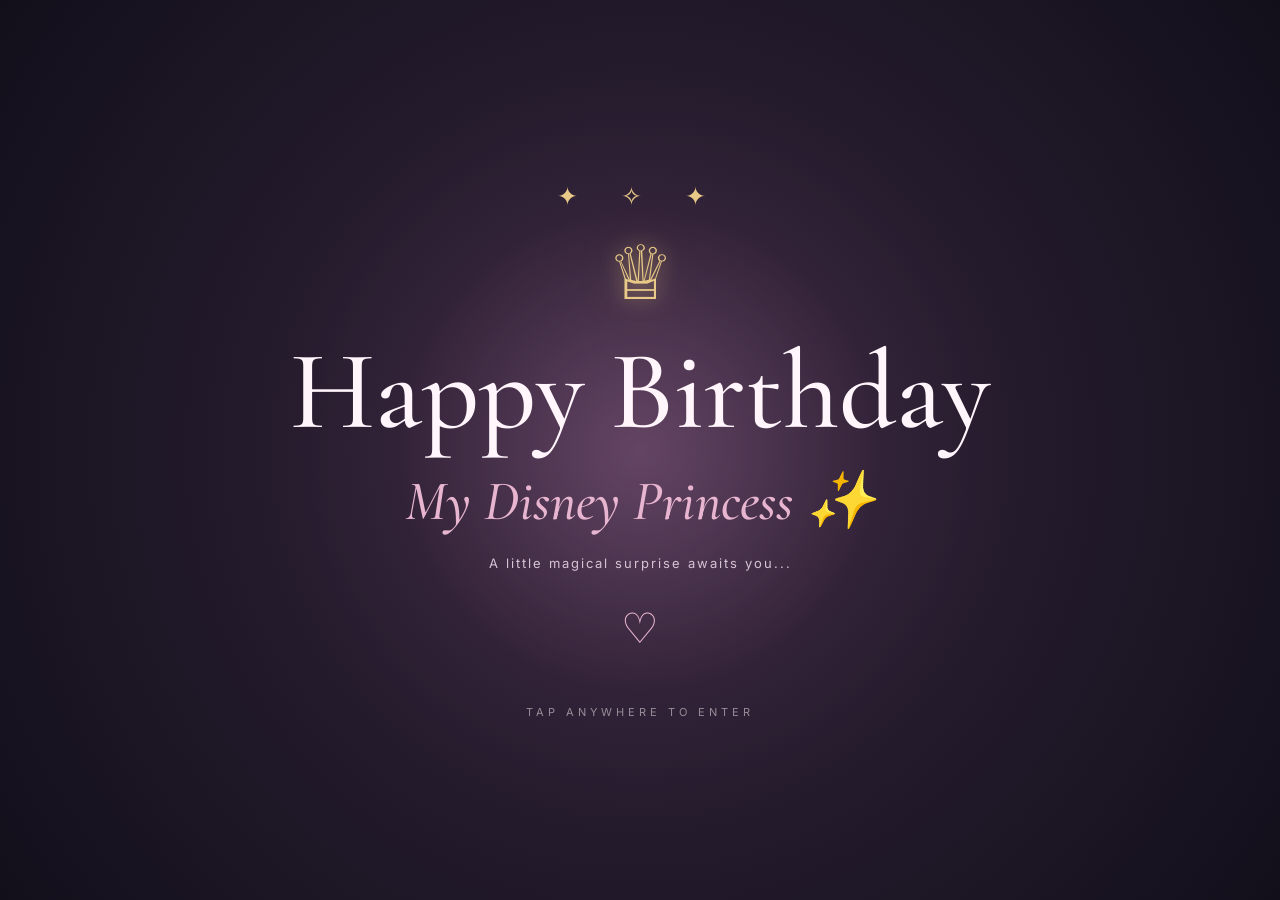
<file: index.html>
<!doctype html>
<html lang="en">

<head>

  <meta charset="utf-8">

  <meta
    name="viewport"
    content="width=device-width, initial-scale=1"
  >

  <title>For My Disney Princess ✨</title>


  <!-- Google Fonts -->

  <link rel="preconnect" href="https://fonts.googleapis.com">

  <link
    rel="preconnect"
    href="https://fonts.gstatic.com"
    crossorigin
  >

  <link
    href="https://fonts.googleapis.com/css2?family=Cormorant+Garamond:wght@400;500;600;700&family=Inter:wght@400;500;600&display=swap"
    rel="stylesheet"
  >


  <style>

    * {
      box-sizing: border-box;
    }


    html,
    body {

      margin: 0;

      width: 100%;
      height: 100%;

      overflow: hidden;

    }


    body {

      font-family: "Inter", sans-serif;

      background:
        radial-gradient(
          circle at center,
          #4b304d 0%,
          #241b2c 48%,
          #120f1b 100%
        );

      color: white;

      cursor: pointer;

      user-select: none;

      -webkit-user-select: none;

    }


    /* =====================================================
       INTRO CONTAINER
    ===================================================== */

    .intro {

      position: fixed;

      inset: 0;

      width: 100vw;
      height: 100vh;

      display: flex;

      align-items: center;

      justify-content: center;

      text-align: center;

      overflow: hidden;

    }


    /* =====================================================
       BACKGROUND GLOW
    ===================================================== */

    .intro::before {

      content: "";

      position: absolute;

      width: 500px;
      height: 500px;

      border-radius: 50%;

      background:
        radial-gradient(
          circle,
          rgba(214, 166, 205, .18),
          transparent 70%
        );

      animation: glow 4s ease-in-out infinite;

    }


    /* =====================================================
       CONTENT
    ===================================================== */

    .intro-content {

      position: relative;

      z-index: 2;

      width: 100%;

      padding: 30px;

      display: flex;

      flex-direction: column;

      align-items: center;

    }


    /* =====================================================
       SPARKLES
    ===================================================== */

    .sparkles {

      font-size: 25px;

      letter-spacing: 18px;

      color: #e8c987;

      opacity: 0;

      animation:
        sparkleAppear 1.2s ease forwards;

      animation-delay: .2s;

    }


    /* =====================================================
       CROWN
    ===================================================== */

    .crown {

      font-size: 75px;

      color: #e8c987;

      margin: 15px 0;

      opacity: 0;

      text-shadow:
        0 0 20px rgba(232,201,135,.6),
        0 0 50px rgba(232,201,135,.3);

      animation:
        crownAppear 1.3s ease forwards;

      animation-delay: .5s;

    }


    /* =====================================================
       HAPPY BIRTHDAY
    ===================================================== */

    .title {

      font-family:
        "Cormorant Garamond",
        serif;

      font-size:
        clamp(3.5rem, 10vw, 7rem);

      line-height: .9;

      font-weight: 500;

      margin: 10px 0;

      color: #fff5fb;

      opacity: 0;

      animation:
        titleAppear 1.4s ease forwards;

      animation-delay: .9s;

    }


    /* =====================================================
       DISNEY PRINCESS
    ===================================================== */

    .name {

      font-family:
        "Cormorant Garamond",
        serif;

      font-size:
        clamp(2rem, 6vw, 3.5rem);

      font-style: italic;

      font-weight: 500;

      margin: 15px 0;

      color: #e8b5d0;

      opacity: 0;

      animation:
        titleAppear 1.4s ease forwards;

      animation-delay: 1.4s;

    }


    /* =====================================================
       MESSAGE
    ===================================================== */

    .message {

      font-size: 13px;

      letter-spacing: 2px;

      color: #d6c4d5;

      margin-top: 5px;

      opacity: 0;

      animation:
        titleAppear 1.3s ease forwards;

      animation-delay: 1.9s;

    }


    /* =====================================================
       HEART
    ===================================================== */

    .heart {

      font-family:
        "Cormorant Garamond",
        serif;

      font-size: 42px;

      color: #e8b5d0;

      margin-top: 20px;

      opacity: 0;

      animation:
        heartAppear 1.2s ease forwards;

      animation-delay: 2.3s;

    }


    /* =====================================================
       TAP
    ===================================================== */

    .tap {

      margin-top: 50px;

      font-size: 11px;

      letter-spacing: 4px;

      color: rgba(255,255,255,.7);

      opacity: 0;

      animation:
        tapAppear 1.3s ease forwards,
        tapPulse 2s ease-in-out infinite;

      animation-delay: 2.8s, 4.1s;

    }


    /* =====================================================
       ANIMATIONS
    ===================================================== */

    @keyframes sparkleAppear {

      from {

        opacity: 0;

        transform: scale(.5);

      }

      to {

        opacity: 1;

        transform: scale(1);

      }

    }


    @keyframes crownAppear {

      from {

        opacity: 0;

        transform:
          translateY(-30px)
          scale(.7);

      }

      to {

        opacity: 1;

        transform:
          translateY(0)
          scale(1);

      }

    }


    @keyframes titleAppear {

      from {

        opacity: 0;

        transform:
          translateY(30px);

      }

      to {

        opacity: 1;

        transform:
          translateY(0);

      }

    }


    @keyframes heartAppear {

      0% {

        opacity: 0;

        transform: scale(.5);

      }

      70% {

        opacity: 1;

        transform: scale(1.2);

      }

      100% {

        opacity: 1;

        transform: scale(1);

      }

    }


    @keyframes tapAppear {

      from {

        opacity: 0;

        transform:
          translateY(10px);

      }

      to {

        opacity: .7;

        transform:
          translateY(0);

      }

    }


    @keyframes tapPulse {

      0%,
      100% {

        opacity: .4;

      }

      50% {

        opacity: 1;

      }

    }


    @keyframes glow {

      0%,
      100% {

        transform: scale(1);

        opacity: .6;

      }

      50% {

        transform: scale(1.15);

        opacity: 1;

      }

    }


    /* =====================================================
       EXIT
    ===================================================== */

    .intro.leaving {

      animation:
        leaveIntro 1s ease forwards;

    }


    @keyframes leaveIntro {

      from {

        opacity: 1;

        transform: scale(1);

      }

      to {

        opacity: 0;

        transform: scale(1.04);

      }

    }


    /* =====================================================
       MOBILE
    ===================================================== */

    @media (max-width: 600px) {

      .crown {

        font-size: 55px;

      }

      .message {

        font-size: 11px;

        letter-spacing: 1.5px;

      }

      .tap {

        margin-top: 45px;

      }

    }

  </style>

</head>


<body>


  <main
    class="intro"
    id="intro"
  >

    <div class="intro-content">


      <div class="sparkles">
        ✦ ✧ ✦
      </div>


      <div class="crown">
        ♕
      </div>


      <h1 class="title">
        Happy Birthday
      </h1>


      <h2 class="name">
        My Disney Princess ✨
      </h2>


      <p class="message">
        A little magical surprise awaits you...
      </p>


      <div class="heart">
        ♡
      </div>


      <div class="tap">
        TAP ANYWHERE TO ENTER
      </div>


    </div>

  </main>


  <audio
    id="birthday-audio"
    src="Taylor Swift - You’re On Your Own, Kid (Lyrics).mp3"
    preload="auto"
  ></audio>


  <script>

    const intro =
      document.getElementById("intro");

    const birthdayAudio =
      document.getElementById("birthday-audio");


    function enterWebsite() {


      /*
        Prevent multiple taps/clicks.
      */

      if (
        intro.classList.contains("leaving")
      ) {

        return;

      }


      sessionStorage.setItem(
        "birthday-audio-start",
        "true"
      );

      birthdayAudio.play().catch(function () {
      });


      /*
        Play the exit animation.
      */

      intro.classList.add("leaving");


      /*
        Wait for the animation to finish,
        then open the actual birthday page.
      */

      setTimeout(function () {

        window.location.href =
          "birthday.html";

      }, 1000);

    }


    /*
      Desktop click
      + mobile tap
    */

    intro.addEventListener(
      "click",
      enterWebsite
    );


    /*
      Also support touchscreen devices
      immediately.
    */

    intro.addEventListener(
      "touchend",
      function (event) {

        event.preventDefault();

        enterWebsite();

      },
      {
        passive: false
      }
    );

  </script>


</body>

</html>
</file>
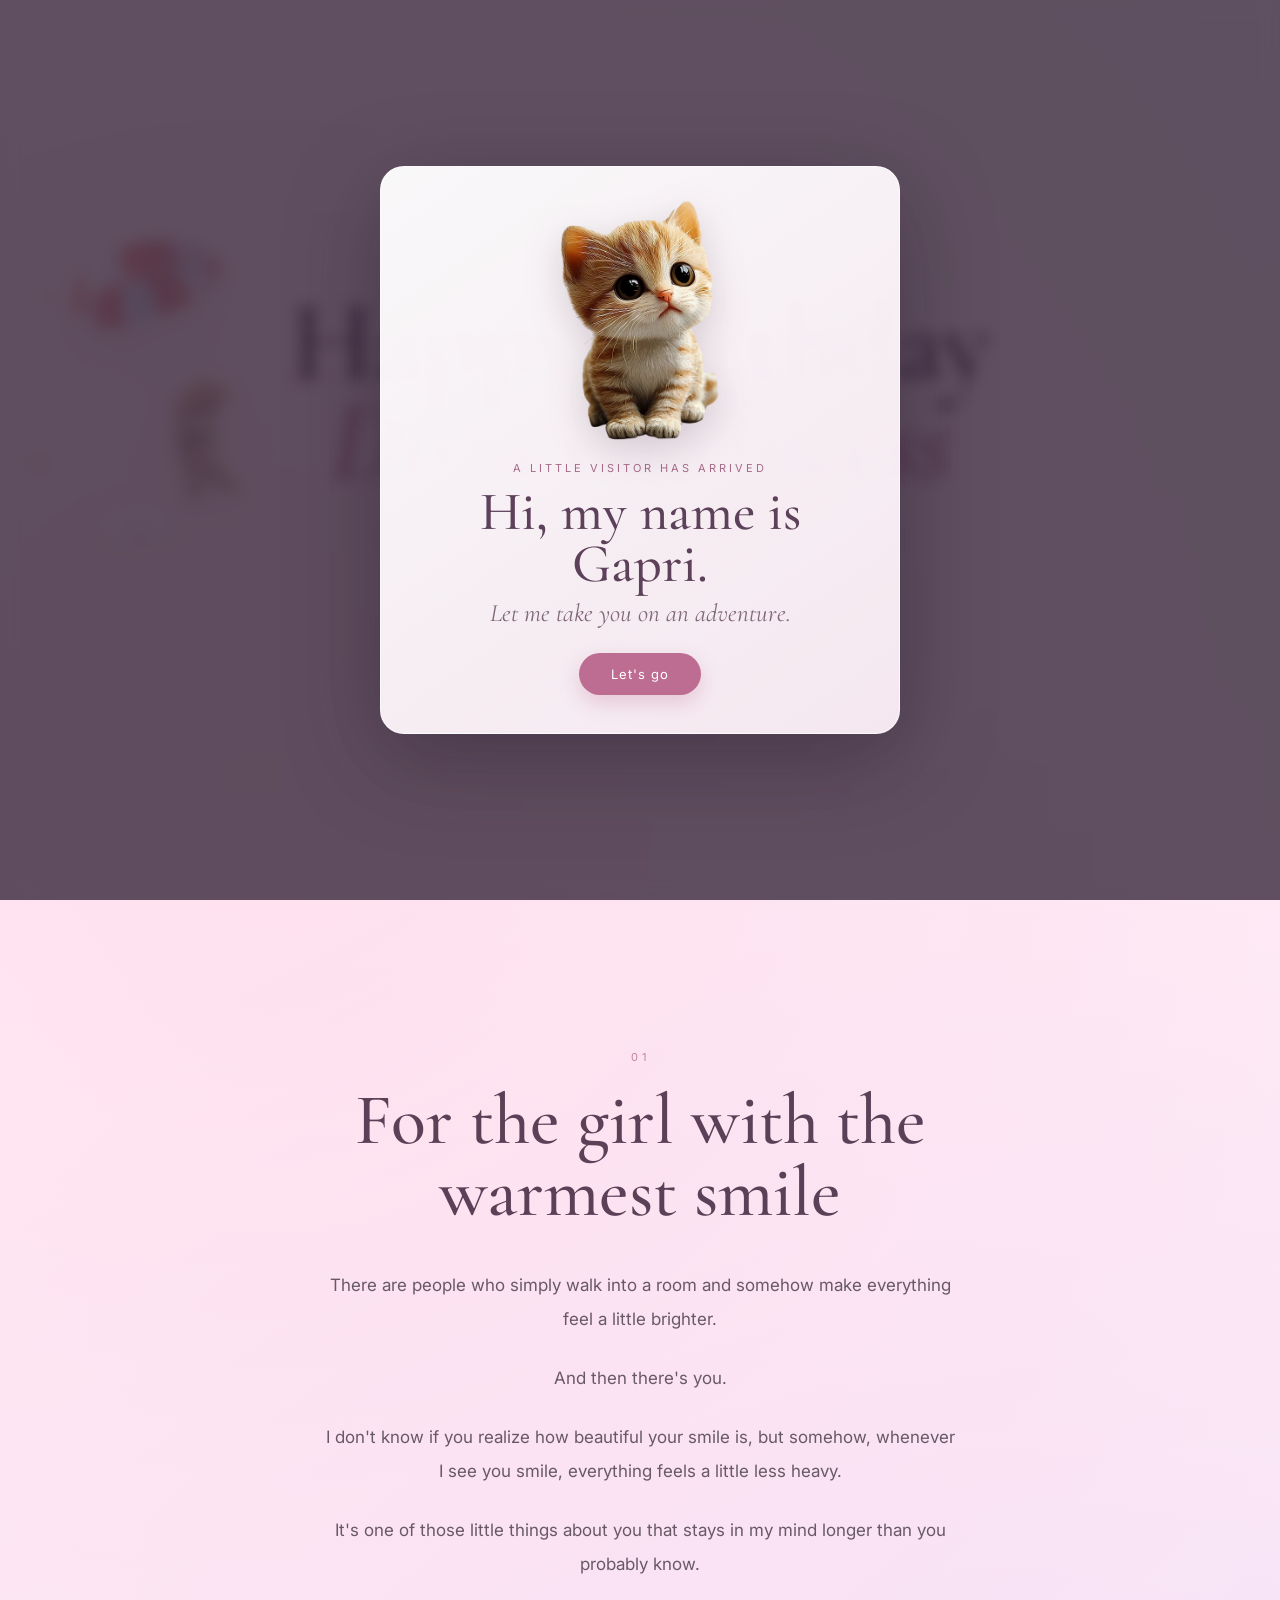
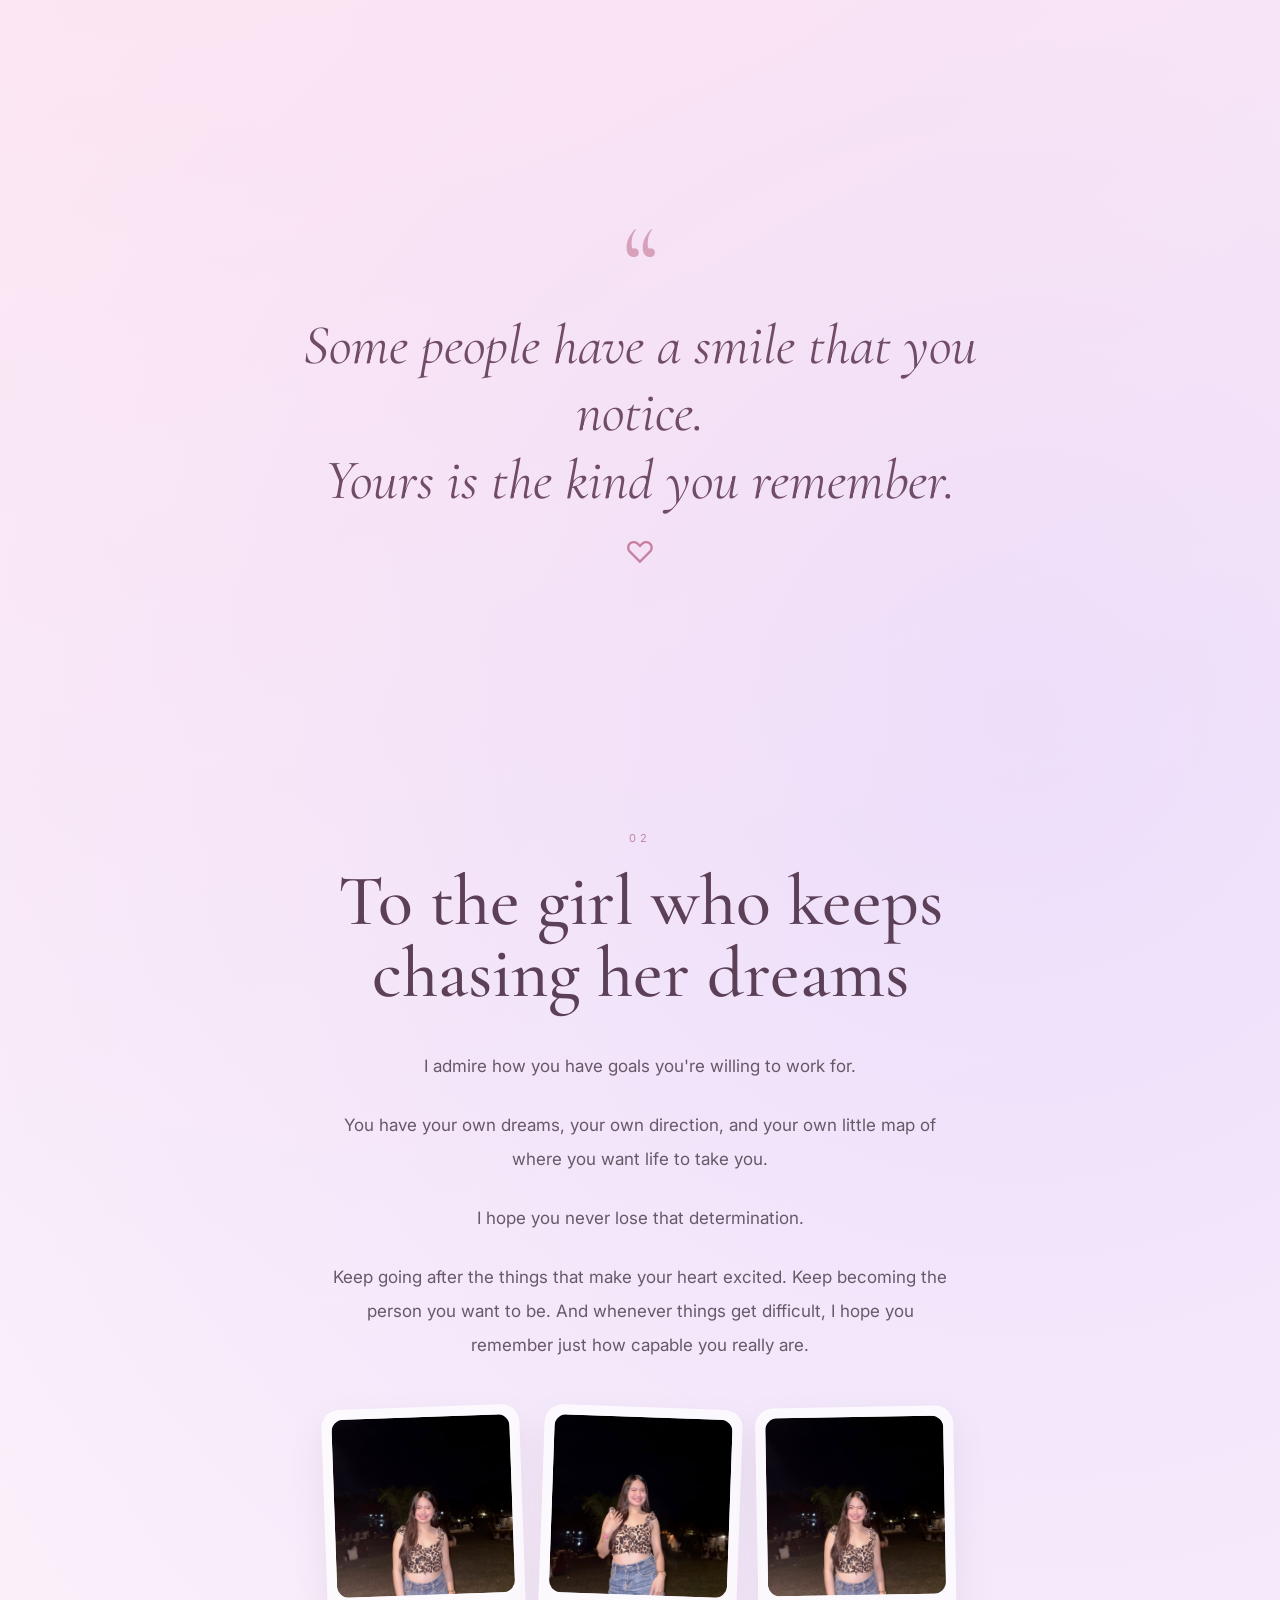
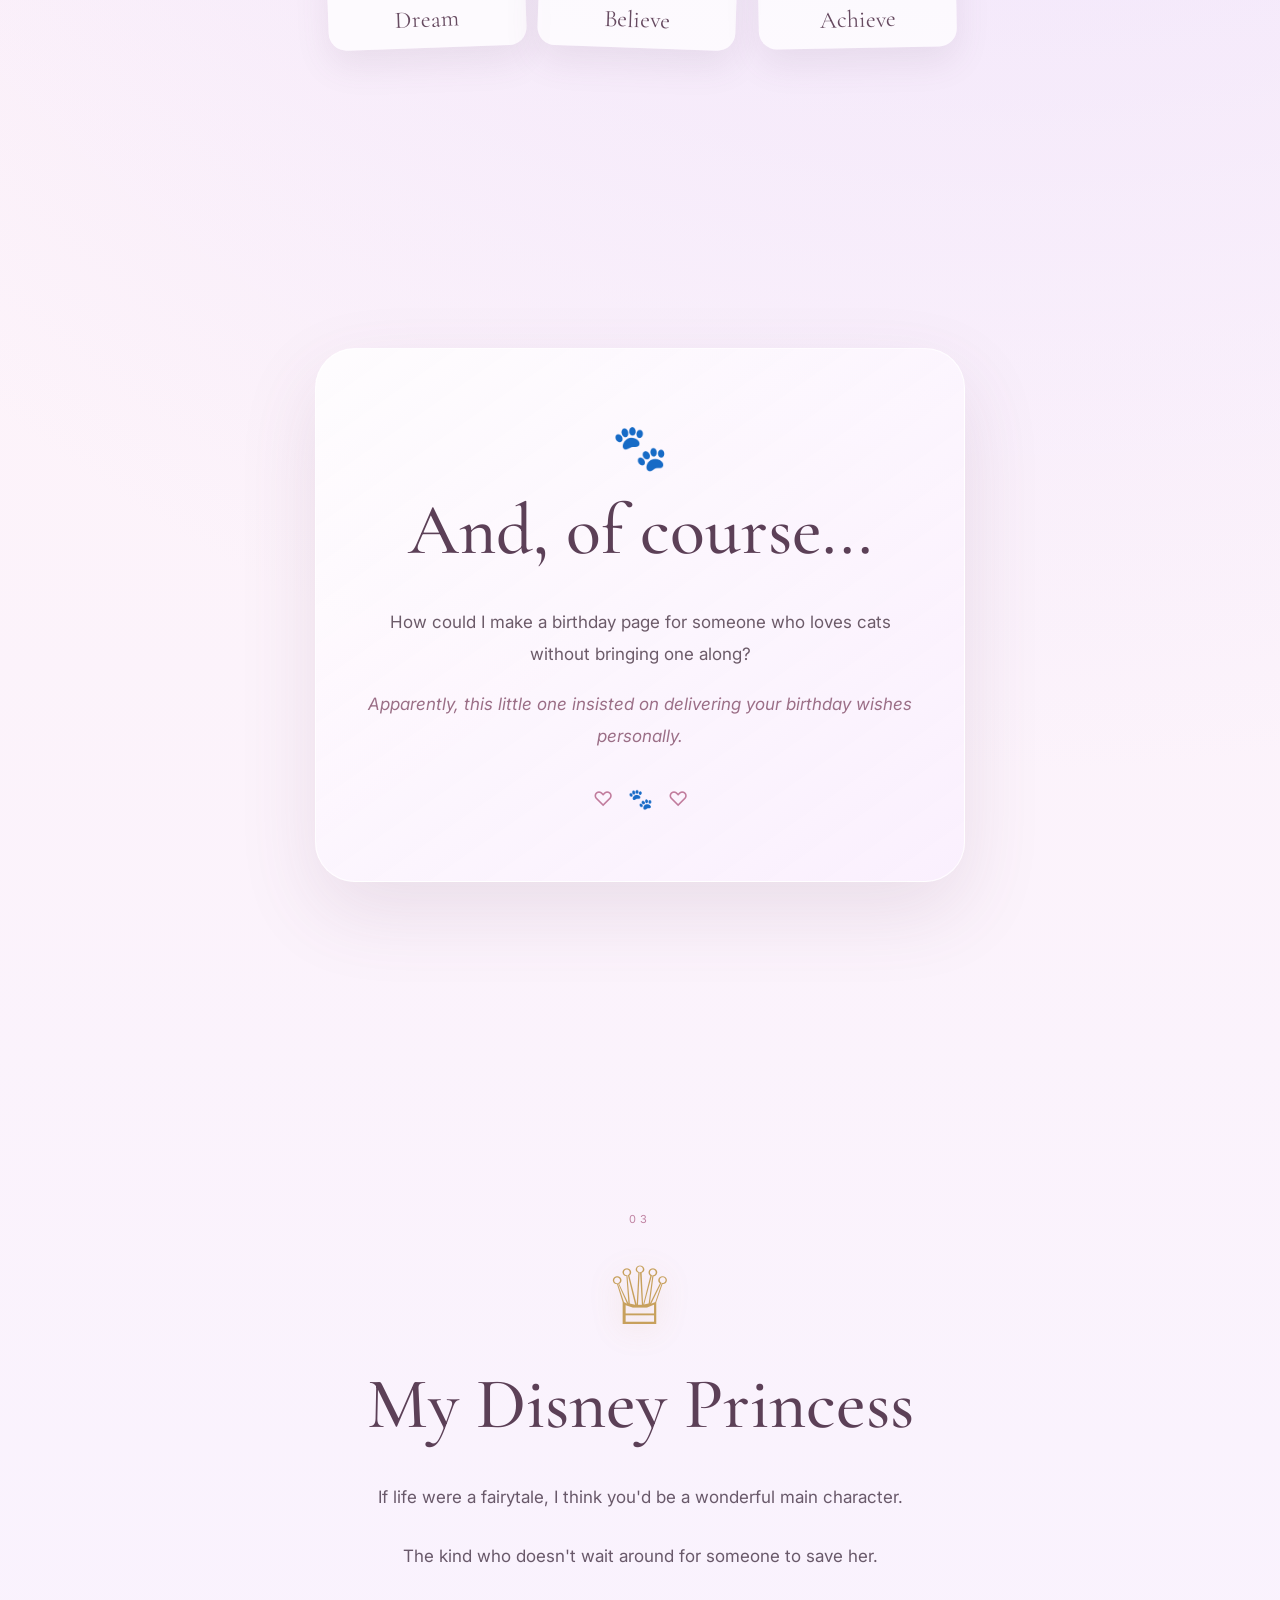
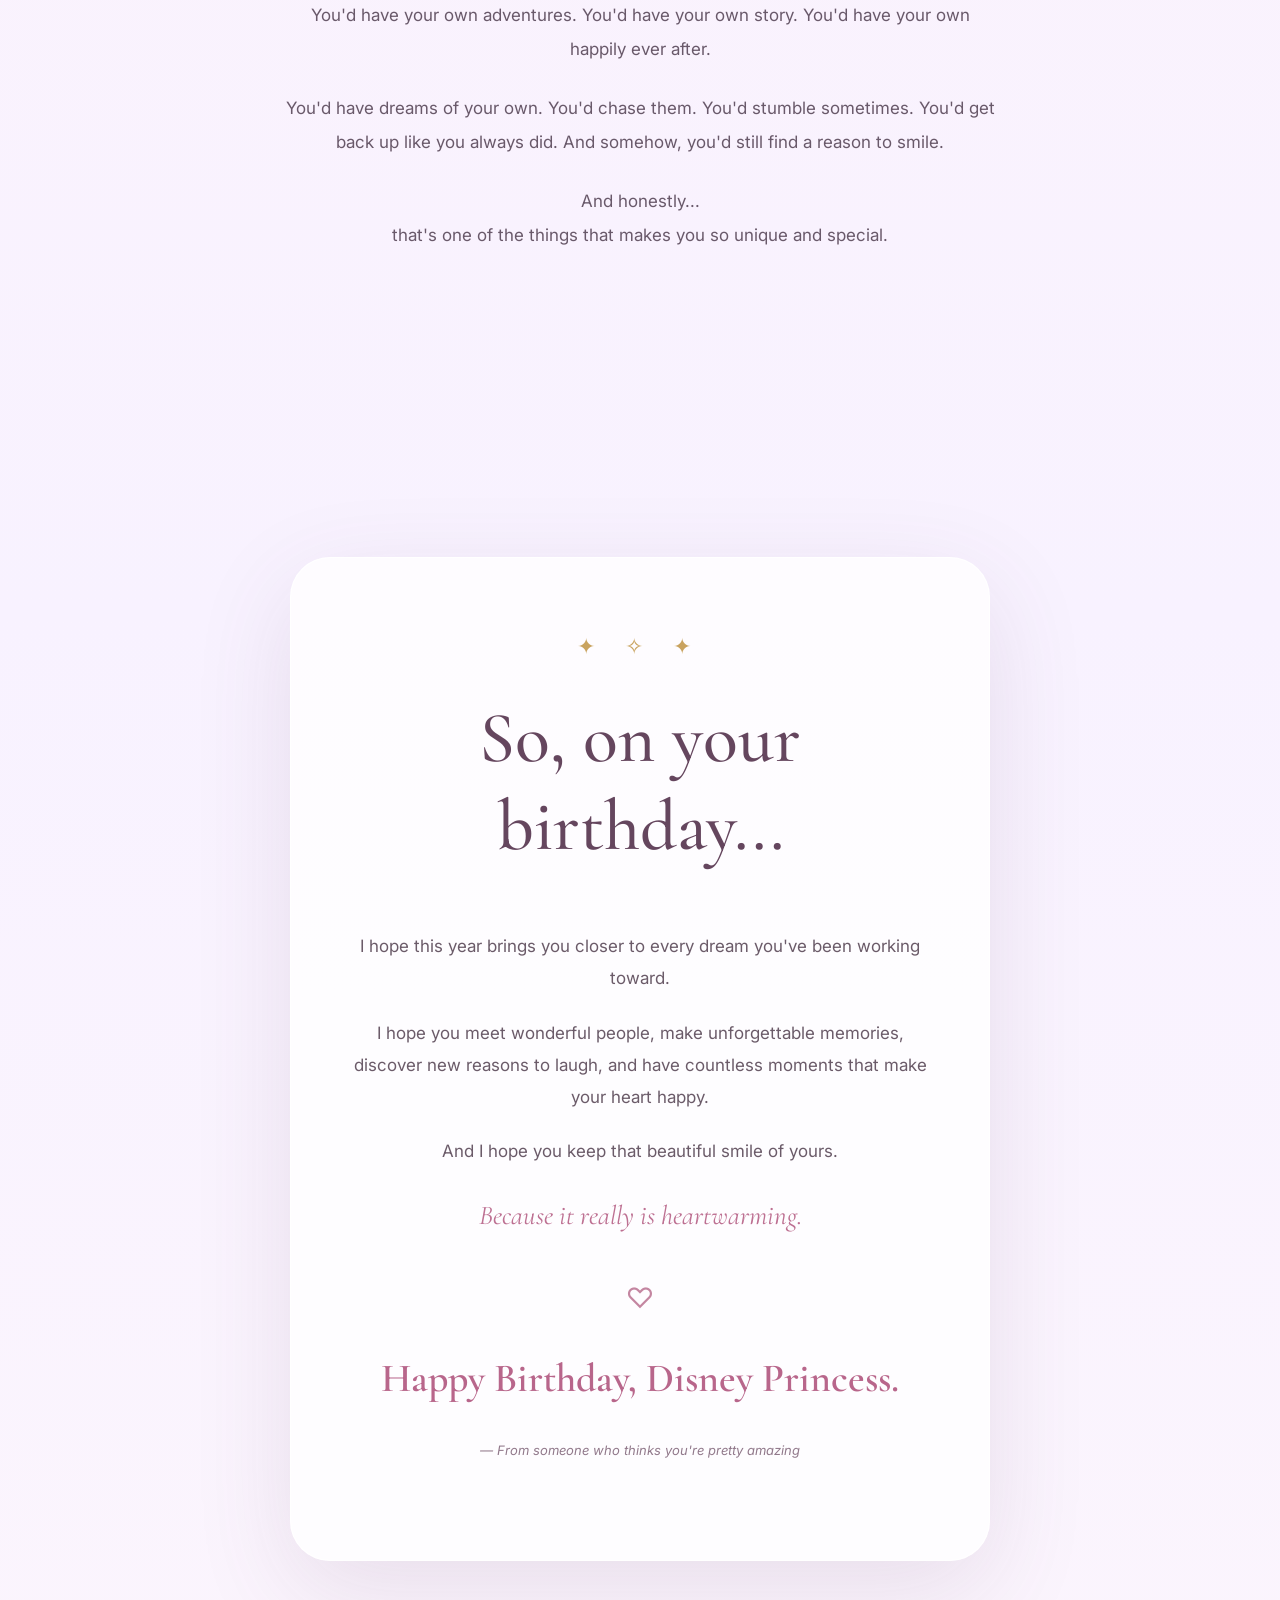
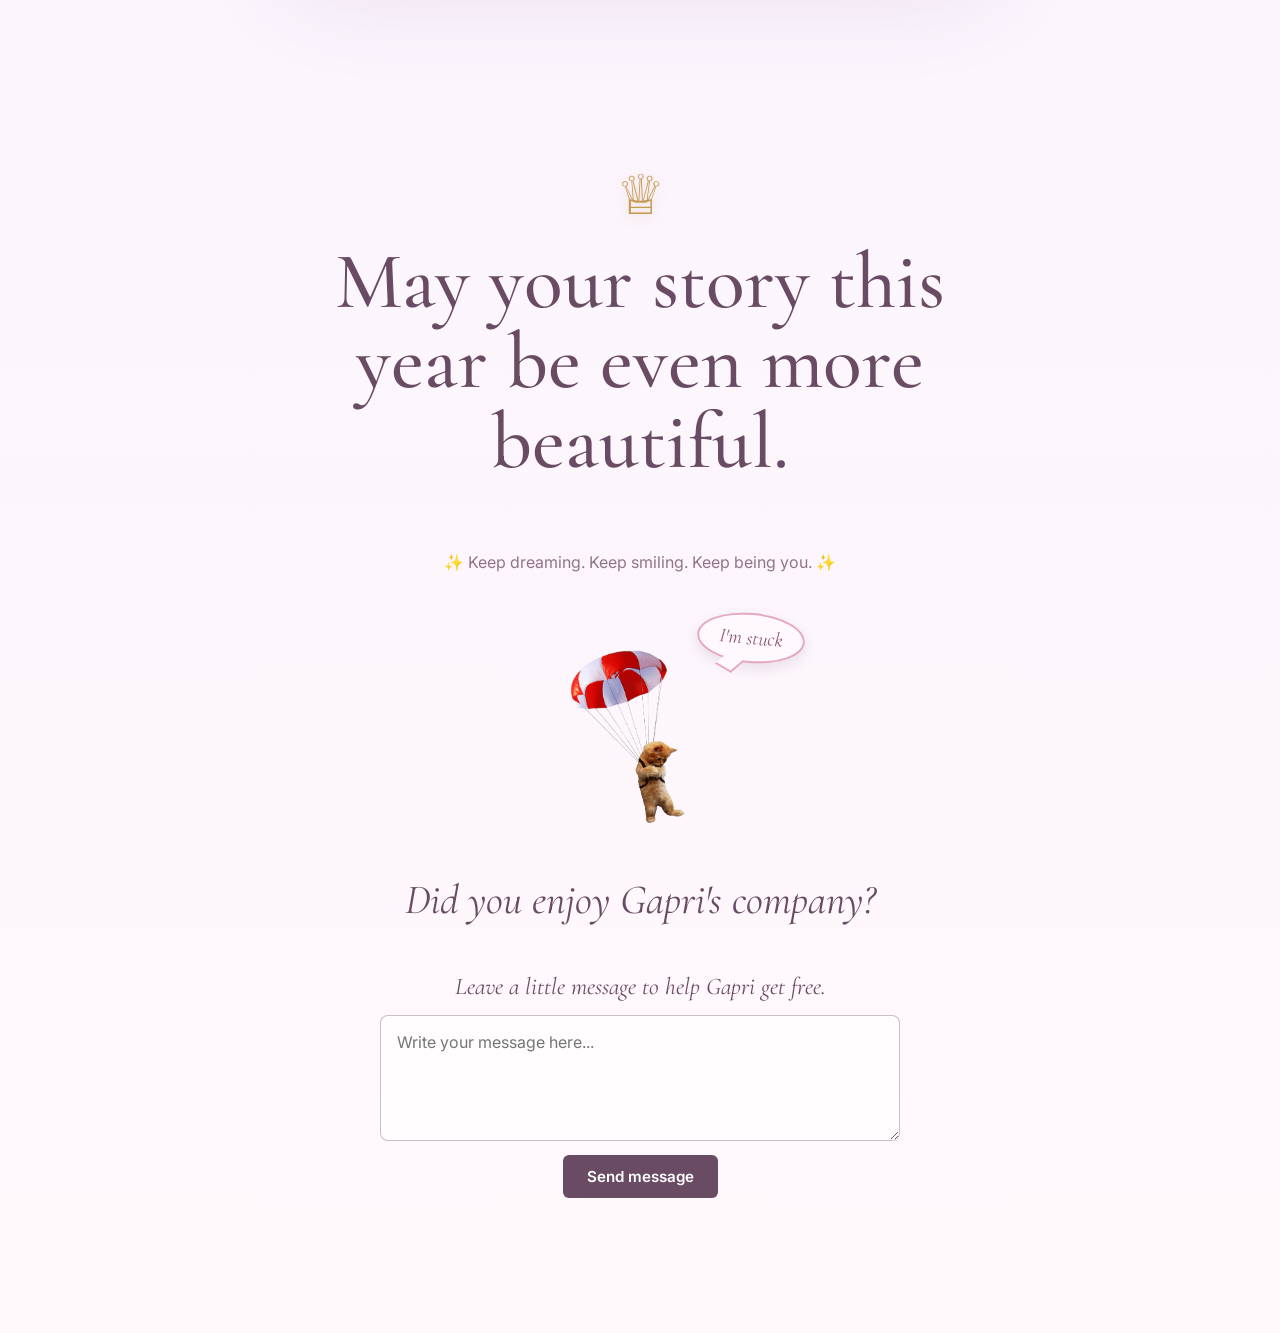
<file: birthday.html>
<!doctype html>
<html lang="en">

<head>

  <meta charset="utf-8">

  <meta
    name="viewport"
    content="width=device-width, initial-scale=1"
  >

  <title>For My Disney Princess ✨</title>

  <script>
    const navigationEntry =
      performance.getEntriesByType("navigation")[0];

    const wasReloaded =
      navigationEntry?.type === "reload" ||
      performance.navigation?.type === 1;

    if (wasReloaded) {
      window.location.replace("index.html");
    }
  </script>


  <!-- Google Fonts -->

  <link rel="preconnect" href="https://fonts.googleapis.com">

  <link
    rel="preconnect"
    href="https://fonts.gstatic.com"
    crossorigin
  >

  <link
    href="https://fonts.googleapis.com/css2?family=Cormorant+Garamond:wght@400;500;600;700&family=Inter:wght@400;500;600&display=swap"
    rel="stylesheet"
  >


  <!-- Main CSS -->

  <link
    rel="stylesheet"
    href="style.css"
  >

</head>


<body>


  <!-- =====================================================
       BACKGROUND EFFECTS
  ====================================================== -->

  <div class="stars"></div>

  <div class="sparkles"></div>

  <div
    id="birthday-intro"
    role="dialog"
    aria-modal="true"
    aria-labelledby="birthday-intro-title"
  >

    <div class="birthday-modal">

      <img
        class="birthday-modal-gif"
        src="images/cat-removebg-preview.png"
        alt="Gapri parachuting down"
      >

      <p class="birthday-modal-kicker">
        A little visitor has arrived
      </p>

      <h2 id="birthday-intro-title">
        Hi, my name is Gapri.
      </h2>

      <p class="birthday-modal-message">
        Let me take you on an adventure.
      </p>

      <button
        class="birthday-modal-button"
        id="birthday-intro-button"
        type="button"
      >
        Let's go
      </button>

    </div>

  </div>



  <!-- =====================================================
       OPENING / HERO
  ====================================================== -->

  <section class="hero">

    <div class="hero-content">

      <div class="crown">
        ♕
      </div>


      <p class="eyebrow">
        A little birthday surprise for you
      </p>


      <h1>

        Happy Birthday

        <span>Disney Princess
        </span>

      </h1>


      <p class="hero-subtitle">

        Today is a celebration of the beautiful person you are
        and all the wonderful things waiting for you.

      </p>


      <div class="scroll-indicator">

        <span>
          Scroll down
        </span>

        <div class="arrow">
          ↓
        </div>

      </div>

    </div>

  </section>



  <!-- =====================================================
       MAIN CONTENT
  ====================================================== -->

  <main>


    <!-- ===================================================
         SECTION 01 — HER SMILE
    ==================================================== -->

    <section class="message-section reveal">

      <span class="section-number">
        01
      </span>


      <h2>
        For the girl with the warmest smile
      </h2>


      <p>

        There are people who simply walk into a room and somehow make
        everything feel a little brighter.

      </p>


      <p>

        And then there's you.

      </p>


      <p>

        I don't know if you realize how beautiful your smile is,
        but somehow, whenever I see you smile, everything feels a little
        less heavy.

      </p>


      <p>

        It's one of those little things about you that stays in my mind
        longer than you probably know.

      </p>

    </section>



    <!-- ===================================================
         QUOTE
    ==================================================== -->

    <section class="quote-section reveal">

      <div class="quote-mark">
        “
      </div>


      <blockquote>

        Some people have a smile that you notice.

        <br>

        Yours is the kind you remember.

      </blockquote>


      <div class="tiny-heart">
        ♡
      </div>

    </section>



    <!-- ===================================================
         SECTION 02 — GOALS
    ==================================================== -->

    <section class="message-section goals reveal">

      <span class="section-number">
        02
      </span>


      <h2>
        To the girl who keeps chasing her dreams
      </h2>


      <p>

        I admire how you have goals you're willing to work for.

      </p>


      <p>

        You have your own dreams, your own direction, and your own
        little map of where you want life to take you.

      </p>


      <p>

        I hope you never lose that determination.

      </p>


      <p>

        Keep going after the things that make your heart excited.
        Keep becoming the person you want to be.
        And whenever things get difficult, I hope you remember just
        how capable you really are.

      </p>



      <div class="image-gallery">

        <figure class="image-card">
          <img
            src="images/607951265_4463453473885037_616608955758720052_n.jpg"
            alt="A memory representing dreams"
            onerror="this.hidden=true"
          >
          <figcaption>Dream</figcaption>
        </figure>


        <figure class="image-card">
          <img
            src="images/607647710_4463453523885032_5784185195083129142_n.jpg"
            alt="A memory representing belief"
            onerror="this.hidden=true"
          >
          <figcaption>Believe</figcaption>
        </figure>


        <figure class="image-card">
          <img
            src="images/607951265_4463453473885037_616608955758720052_n.jpg"
            alt="A memory representing achievement"
            onerror="this.hidden=true"
          >
          <figcaption>Achieve</figcaption>
        </figure>

      </div>

    </section>



    <!-- ===================================================
         CAT SECTION
    ==================================================== -->

    <section class="cat-section reveal">

      <div class="cat-card">

        <div class="paw">
          🐾
        </div>


        <h2>
          And, of course...
        </h2>


        <p>

          How could I make a birthday page for someone who loves cats
          without bringing one along?

        </p>


        <p class="cat-note">

          Apparently, this little one insisted on delivering your
          birthday wishes personally.

        </p>


        <div class="cat-hearts">

          ♡ &nbsp; 🐾 &nbsp; ♡

        </div>

      </div>

    </section>



    <!-- ===================================================
         SECTION 03 — DISNEY PRINCESS
    ==================================================== -->

    <section class="princess-section reveal">

      <div class="castle-glow"></div>


      <span class="section-number">
        03
      </span>


      <div class="crown-large">
        ♕
      </div>


      <h2>
        My Disney Princess
      </h2>


      <p>

        If life were a fairytale, I think you'd be a wonderful main character.

      </p>

      <p>
        The kind
        who doesn't wait around for someone to save her.
      </p>

      <p>

        You'd have your own adventures.
        You'd have your own story.
        You'd have your own happily ever after.

      </p>

      <p>

        You'd have dreams of your own.
        You'd chase them.
        You'd stumble sometimes.
        You'd get back up like you always did.
        And somehow, you'd still find a reason to smile.

      </p>


      <p>

        And honestly...

        <br>

        that's one of the things that makes you so unique and special.

      </p>

    </section>



    <!-- ===================================================
         FINAL MESSAGE
    ==================================================== -->

    <section class="final-section reveal">

      <div class="final-card">

        <div class="stars-small">
          ✦ ✧ ✦
        </div>


        <h2>
          So, on your birthday...
        </h2>


        <p>

          I hope this year brings you closer to every dream
          you've been working toward.

        </p>


        <p>

          I hope you meet wonderful people, make unforgettable memories,
          discover new reasons to laugh, and have countless moments
          that make your heart happy.

        </p>


        <p>

          And I hope you keep that beautiful smile of yours.

        </p>


        <p class="special-line">

          Because it really is heartwarming.

        </p>


        <div class="divider">
          ♡
        </div>


        <p class="birthday-wish">
          Happy Birthday, Disney Princess.
        </p>


        <p class="signature">

          — From someone who thinks you're pretty amazing

        </p>

      </div>

    </section>



    <!-- ===================================================
         ENDING
    ==================================================== -->

    <section class="ending">

      <div class="ending-content reveal">

        <div class="crown">
          ♕
        </div>


        <h2>

          May your story this year
          be even more beautiful.

        </h2>


        <p>

          ✨ Keep dreaming. Keep smiling. Keep being you. ✨

        </p>


        <div class="final-gif-scene">

          <div class="final-speech-bubble" role="note">
            I'm stuck
          </div>

          <img
            class="final-gif"
            src="images/source.gif"
            alt="A cute cat parachuting down"
          >

        </div>

        <p class="final-question">
          Did you enjoy Gapri's company?
        </p>

        <form class="message-form" id="message-form">

          <label for="visitor-message">
            Leave a little message to help Gapri get free.
          </label>

          <textarea
            id="visitor-message"
            name="message"
            rows="4"
            placeholder="Write your message here..."
            required
          ></textarea>

          <button type="submit">
            Send message
          </button>

          <p
            class="message-status"
            id="message-status"
            role="status"
            aria-live="polite"
          ></p>

        </form>

      </div>

    </section>

  </main>



  <!-- =====================================================
       PARACHUTING CAT
  ====================================================== -->

  <div
    id="cat"
    class="cat"
  >

    <div class="cat-rope"></div>


    <img
      src="images/source.gif"
      alt="A cute cat parachuting down"
    >

    <span class="cat-name-tag">
      Gapri
    </span>


    <div class="cat-sparkle sparkle-1">
      ✦
    </div>


    <div class="cat-sparkle sparkle-2">
      ✧
    </div>


    <div class="cat-sparkle sparkle-3">
      ♡
    </div>

  </div>



  <!-- JavaScript -->

  <audio
    id="birthday-audio"
    src="Taylor Swift - You’re On Your Own, Kid (Lyrics).mp3"
    preload="auto"
  ></audio>

  <script src="script.js"></script>

</body>

</html>
</file>
<file: style.css>
/* =========================================================
   GENERAL
========================================================= */

* {
  box-sizing: border-box;
}


html {
  scroll-behavior: smooth;
}


body {
  margin: 0;

  font-family: "Inter", sans-serif;

  color: #392d3b;

  background:
    radial-gradient(
      circle at 20% 10%,
      rgba(255, 218, 235, .8),
      transparent 30%
    ),

    radial-gradient(
      circle at 80% 30%,
      rgba(224, 211, 255, .65),
      transparent 30%
    ),

    linear-gradient(
      180deg,
      #fff8fc 0%,
      #fff4f8 35%,
      #f8f2ff 70%,
      #fff8fb 100%
    );

  overflow-x: hidden;
}


body::before {
  content: "";

  position: fixed;

  inset: 0;

  pointer-events: none;

  background:
    radial-gradient(
      circle,
      rgba(255,255,255,.8) 1px,
      transparent 1px
    );

  background-size: 70px 70px;

  opacity: .45;

  z-index: 0;
}


h1,
h2,
p,
blockquote {
  margin-top: 0;
}


h1,
h2,
blockquote {
  font-family:
    "Cormorant Garamond",
    serif;
}



/* =========================================================
   HERO
========================================================= */

.hero {

  min-height: 100vh;

  display: flex;

  align-items: center;

  justify-content: center;

  text-align: center;

  position: relative;

  padding: 40px 24px;

  z-index: 1;
}


.hero-content {

  max-width: 800px;

  animation:
    heroAppear 1.5s ease forwards;
}


.crown {

  font-size: 55px;

  color: #c49a55;

  margin-bottom: 15px;

  text-shadow:
    0 3px 15px
    rgba(196,154,85,.3);
}


.eyebrow {

  text-transform: uppercase;

  letter-spacing: 4px;

  font-size: 12px;

  color: #a66b89;

  margin-bottom: 20px;
}


.hero h1 {

  font-size:
    clamp(4rem, 10vw, 7rem);

  line-height: .9;

  font-weight: 500;

  color: #5d4059;

  margin-bottom: 30px;
}


.hero h1 span {

  display: block;

  color: #bd6d91;

  font-style: italic;
}


.hero-subtitle {

  max-width: 580px;

  margin: auto;

  font-size: 17px;

  line-height: 1.8;

  color: #6c5b69;
}


.scroll-indicator {

  margin-top: 80px;

  color: #9d778d;

  font-size: 11px;

  letter-spacing: 3px;

  text-transform: uppercase;
}


.arrow {

  font-size: 28px;

  margin-top: 10px;

  animation:
    bounce 1.8s infinite;
}



/* =========================================================
   CONTENT
========================================================= */

main {

  position: relative;

  z-index: 1;
}


.message-section {

  max-width: 680px;

  margin: 0 auto;

  padding: 150px 25px;

  text-align: center;
}


.section-number {

  font-size: 11px;

  letter-spacing: 4px;

  color: #c084a3;

  display: block;

  margin-bottom: 20px;
}


.message-section h2,
.princess-section h2,
.cat-card h2 {

  font-size:
    clamp(2.8rem, 7vw, 4.5rem);

  line-height: 1;

  font-weight: 500;

  color: #5c4057;

  margin-bottom: 40px;
}


.message-section p {

  font-size: 17px;

  line-height: 2;

  color: #685968;

  margin-bottom: 25px;
}



/* =========================================================
   QUOTE
========================================================= */

.quote-section {

  min-height: 55vh;

  display: flex;

  align-items: center;

  justify-content: center;

  flex-direction: column;

  padding: 80px 25px;

  text-align: center;
}


.quote-mark {

  font-family:
    "Cormorant Garamond",
    serif;

  font-size: 110px;

  color: #d8a1ba;

  line-height: .5;
}


blockquote {

  max-width: 800px;

  font-size:
    clamp(2rem, 5vw, 3.5rem);

  line-height: 1.2;

  font-style: italic;

  color: #714c67;

  margin: 20px 0;
}


.tiny-heart {

  font-size: 30px;

  color: #c7809f;
}



/* =========================================================
   GOALS
========================================================= */

.goals {

  padding-top: 180px;
}


.goal-card {

  margin: 60px auto 0;

  max-width: 500px;

  padding: 35px;

  border-radius: 30px;

  background:
    rgba(255,255,255,.65);

  border:
    1px solid
    rgba(190,150,180,.2);

  box-shadow:
    0 20px 60px
    rgba(110,75,110,.08);

  backdrop-filter:
    blur(10px);
}


.goal-icon {

  font-size: 35px;

  color: #c59a58;

  margin-bottom: 15px;
}


.goal-card p {

  margin: 0;

  font-family:
    "Cormorant Garamond",
    serif;

  font-size: 30px;

  color: #674b61;
}


.goal-card span {

  margin: 0 15px;
}


.image-gallery {

  display: grid;

  grid-template-columns: repeat(3, 1fr);

  gap: 18px;

  max-width: 650px;

  margin: 45px auto 0;
}


.image-card {

  min-width: 0;

  margin: 0;

  padding: 10px 10px 14px;

  border-radius: 18px;

  background: rgba(255,255,255,.72);

  box-shadow: 0 15px 35px rgba(110,75,110,.1);

  transform: rotate(-2deg);
}


.image-card:nth-child(2) {

  transform: rotate(2deg);
}


.image-card:nth-child(3) {

  transform: rotate(-1deg);
}


.image-card img {

  display: block;

  width: 100%;

  aspect-ratio: 1;

  object-fit: cover;

  border-radius: 12px;

  background: #f5e8f1;
}


.image-card figcaption {

  padding-top: 10px;

  font-family: "Cormorant Garamond", serif;

  font-size: 24px;

  color: #674b61;
}



/* =========================================================
   CAT SECTION
========================================================= */

.cat-section {

  min-height: 80vh;

  padding: 150px 25px;

  display: flex;

  align-items: center;

  justify-content: center;
}


.cat-card {

  max-width: 650px;

  text-align: center;

  padding: 70px 45px;

  border-radius: 40px;

  background:
    linear-gradient(
      145deg,
      rgba(255,255,255,.8),
      rgba(250,238,255,.7)
    );

  box-shadow:
    0 30px 80px
    rgba(104,69,100,.12);

  border:
    1px solid
    rgba(255,255,255,.8);
}


.paw {

  font-size: 45px;

  margin-bottom: 20px;
}


.cat-card p {

  font-size: 17px;

  line-height: 1.9;

  color: #6c5b69;
}


.cat-note {

  font-style: italic;

  color: #9b6f87 !important;
}


.cat-hearts {

  margin-top: 35px;

  font-size: 20px;

  color: #c17c9d;
}



/* =========================================================
   PRINCESS
========================================================= */

.princess-section {

  min-height: 100vh;

  padding: 180px 25px;

  max-width: 760px;

  margin: auto;

  text-align: center;

  position: relative;
}


.crown-large {

  font-size: 80px;

  color: #c7a05c;

  margin-bottom: 25px;

  text-shadow:
    0 5px 30px
    rgba(190,150,80,.25);
}


.princess-section p {

  font-size: 17px;

  line-height: 2;

  color: #69596a;

  margin-bottom: 25px;
}



/* =========================================================
   FINAL CARD
========================================================= */

.final-section {

  min-height: 100vh;

  display: flex;

  align-items: center;

  justify-content: center;

  padding: 100px 25px;
}


.final-card {

  max-width: 700px;

  padding: 75px 50px;

  text-align: center;

  background:
    rgba(255,255,255,.78);

  border-radius: 40px;

  box-shadow:
    0 30px 100px
    rgba(100,65,95,.12);

  border:
    1px solid
    rgba(255,255,255,.9);
}


.stars-small {

  color: #c9a35f;

  font-size: 22px;

  letter-spacing: 12px;

  margin-bottom: 35px;
}


.final-card h2 {

  font-size:
    clamp(3rem, 7vw, 4.5rem);

  font-weight: 500;

  color: #65465e;
}


.final-card p {

  font-size: 17px;

  line-height: 1.9;

  color: #6b5b69;

  margin-bottom: 22px;
}


.special-line {

  color: #bd7092 !important;

  font-family:
    "Cormorant Garamond",
    serif;

  font-size: 27px !important;

  font-style: italic;
}


.divider {

  margin: 40px 0 25px;

  color: #c486a1;

  font-size: 28px;
}


.birthday-wish {

  font-family:
    "Cormorant Garamond",
    serif;

  font-size: 40px !important;

  color: #b8668b !important;

  font-weight: 600;
}


.signature {

  font-size: 13px !important;

  font-style: italic;

  color: #91798b !important;
}



/* =========================================================
   ENDING
========================================================= */

.ending {

  min-height: 70vh;

  display: flex;

  justify-content: center;

  align-items: center;

  text-align: center;

  padding: 100px 25px;
}


.ending-content {

  max-width: 700px;

  opacity: 0;

  transform: translateY(24px);

  transition:
    opacity 1s ease,
    transform 1s ease;

}


.ending-content.visible {

  opacity: 1;

  transform: translateY(0);
}


.ending h2 {

  font-size:
    clamp(3rem, 8vw, 5rem);

  font-weight: 500;

  color: #694b63;

  line-height: 1;
}


.ending p {

  color: #917487;

  line-height: 1.8;
}


.final-gif-scene {

  position: relative;

  display: inline-block;

  margin-top: 50px;
}


.final-speech-bubble {

  position: absolute;

  top: -30px;

  right: -90px;

  z-index: 1;

  padding: 13px 20px;

  border: 2px solid #e4a8c1;

  border-radius: 50%;

  background: #fff8fc;

  color: #8e5874;

  font-family: "Cormorant Garamond", serif;

  font-size: 20px;

  font-style: italic;

  line-height: 1;

  white-space: nowrap;

  box-shadow: 0 5px 14px rgba(80,50,70,.12);

  transform: rotate(5deg) scale(1);

  transition:
    opacity .35s ease,
    transform .35s ease;
}


.final-speech-bubble.is-changing {

  opacity: 0;

  transform: rotate(5deg) scale(.85);
}


.final-speech-bubble::after {

  content: "";

  position: absolute;

  bottom: -12px;

  left: 24px;

  width: 16px;

  height: 16px;

  border-right: 2px solid #e4a8c1;

  border-bottom: 2px solid #e4a8c1;

  background: #fff8fc;

  transform: rotate(35deg) skew(-10deg, -10deg);
}


.final-gif {

  width: 150px;

  max-width: 70vw;

  opacity: 0;

  transform: scale(.85);

  transition:
    opacity .8s ease,
    transform .8s ease;
}


.final-gif.visible {

  opacity: 1;

  transform: scale(1);
}


.final-gif.is-changing {

  opacity: 0;

  transform: scale(.85) rotate(-4deg);
}


.final-question {

  margin: 28px 0 0;

  opacity: 0;

  transform: scale(.85);

  transition:
    opacity .8s ease,
    transform .8s ease;

  font-family: "Cormorant Garamond", serif;

  font-size: clamp(1.8rem, 4vw, 2.6rem);

  font-style: italic;

  color: #694b63 !important;

}


.final-question.visible {

  opacity: 1;

  transform: scale(1);



.final-question.is-changing {

  opacity: 0;

  transform: scale(.85);
}
}


.message-form {

  display: flex;

  flex-direction: column;

  align-items: center;

  gap: 14px;

  max-width: 520px;

  margin: 34px auto 0;

  opacity: 0;

  transform: translateY(12px);

  transition:
    opacity .8s ease,
    transform .8s ease;

}


.message-form.visible {

  opacity: 1;

  transform: translateY(0);

}


.message-form label {

  font-family:
    "Cormorant Garamond",
    serif;

  font-size: 1.5rem;

  font-style: italic;

  color: #694b63;

  transition:
    opacity .35s ease,
    transform .35s ease;
}


.message-form label.is-changing {

  opacity: 0;

  transform: scale(.85);

}


.message-form textarea {

  width: min(100%, 520px);

  min-height: 120px;

  padding: 14px 16px;

  border: 1px solid rgba(105, 75, 99, .35);

  border-radius: 8px;

  background: rgba(255, 255, 255, .7);

  color: #694b63;

  font: 1rem/1.5 "Inter", sans-serif;

  resize: vertical;

}


.message-form textarea:focus {

  outline: 2px solid rgba(105, 75, 99, .35);

  outline-offset: 2px;

}


.message-form button {

  padding: 12px 24px;

  border: 0;

  border-radius: 6px;

  background: #694b63;

  color: #fff;

  cursor: pointer;

  font: 600 .95rem "Inter", sans-serif;

}


.message-form button:hover {

  background: #52394d;

}


.message-form button:disabled {

  opacity: .6;

  cursor: wait;

}


.message-status {

  min-height: 1.5em;

  margin: 0;

  color: #694b63;

  font: .9rem/1.5 "Inter", sans-serif;

}


.message-status.success {

  color: #47734f;

}


.message-status.error {

  color: #a04444;

}



/* =========================================================
   PARACHUTING CAT
========================================================= */

/*
   IMPORTANT:

   The cat stays on the LEFT.

   JavaScript controls only the TOP position.
*/

.cat {

  position: fixed;

  left: 14%;

  top: 24%;

  width: 230px;

  z-index: 100;

  pointer-events: none;

  opacity: 0;

  /*
    Center the cat around its position.
  */

  transform:
    translate(-50%, -50%);

  transition:
    opacity .5s ease;
}


.cat img {

  width: 100%;

  display: block;

  filter:
    drop-shadow(
      0 15px 20px
      rgba(80,50,70,.18)
    );

  animation:
    catFloat 3s ease-in-out infinite;
}


.cat-name-tag {

  position: absolute;

  bottom: -25px;

  left: 15%;

  z-index: 2;

  padding: 5px 13px 6px;

  border: 2px solid #e4a8c1;

  border-radius: 7px;

  background: #fff8fc;

  color: #a9577d;

  font-family:
    "Cormorant Garamond",
    serif;

  font-size: 19px;

  font-weight: 600;

  line-height: 1;

  white-space: nowrap;

  transform:
    rotate(-6deg);

  box-shadow:
    0 4px 10px rgba(80,50,70,.18);

}


.cat-name-tag::before {

  content: "";

  position: absolute;

  top: -7px;

  left: 50%;

  width: 7px;

  height: 7px;

  border: 1px solid #e4a8c1;

  border-radius: 50%;

  background: #fff8fc;

  transform: translateX(-50%);
}


.cat-rope {

  position: absolute;

  top: -45px;

  left: 50%;

  width: 1px;

  height: 50px;

  background:
    rgba(150,120,140,.35);
}


.cat-sparkle {

  position: absolute;

  color: #c69d5c;

  animation:
    sparkleFloat 2s ease-in-out infinite;
}


.sparkle-1 {

  top: 20%;

  left: -25px;
}


.sparkle-2 {

  top: 45%;

  right: -30px;

  animation-delay: .7s;
}


.sparkle-3 {

  bottom: 15%;

  left: -35px;

  animation-delay: 1.2s;
}



/* =========================================================
   REVEAL ANIMATION
========================================================= */

.reveal {

  opacity: 0;

  transform:
    translateY(50px);

  transition:
    opacity 1s ease,
    transform 1s ease;
}


.reveal.visible {

  opacity: 1;

  transform:
    translateY(0);
}



/* =========================================================
   ANIMATIONS
========================================================= */

@keyframes heroAppear {

  from {

    opacity: 0;

    transform:
      translateY(25px);

  }


  to {

    opacity: 1;

    transform:
      translateY(0);

  }

}


@keyframes bounce {

  0%,
  100% {

    transform:
      translateY(0);

  }


  50% {

    transform:
      translateY(10px);

  }

}


@keyframes catFloat {

  0%,
  100% {

    transform:
      rotate(-3deg);

  }


  50% {

    transform:
      rotate(3deg);

  }

}


@keyframes sparkleFloat {

  0%,
  100% {

    transform:
      translateY(0)
      scale(1);

    opacity: .5;

  }


  50% {

    transform:
      translateY(-10px)
      scale(1.2);

    opacity: 1;

  }

}


@keyframes heartbeat {

  0%,
  100% {

    transform:
      scale(1);

  }


  15% {

    transform:
      scale(1.15);

  }


  30% {

    transform:
      scale(1);

  }

}



/* =========================================================
   MOBILE
========================================================= */

@media (max-width: 600px) {


  .final-speech-bubble {

    top: -24px;

    right: -58px;

    font-size: 18px;
  }


  .birthday-modal-gif {

    width: min(280px, 72vw);

    max-height: 280px;
  }


  /* -----------------------------------------------
     HERO
  ------------------------------------------------ */

  .hero {

    padding:
      30px 20px;
  }


  .hero-content {

    width: 100%;

    max-width: 100%;
  }


  .crown {

    font-size: 45px;

    margin-bottom: 12px;
  }


  .eyebrow {

    font-size: 10px;

    letter-spacing: 3px;

    margin-bottom: 18px;
  }


  /*
    Slightly smaller than before.

    This prevents the title from feeling
    cramped on a phone.
  */

  .hero h1 {

    font-size:
      clamp(3.3rem, 14vw, 4rem);

    line-height: .88;

    margin-bottom: 28px;
  }


  .hero-subtitle {

    font-size: 15px;

    line-height: 1.7;

    max-width: 340px;
  }


  .scroll-indicator {

    margin-top: 65px;
  }



  /* -----------------------------------------------
     MESSAGE
  ------------------------------------------------ */

  .message-section {

    padding:
      120px 25px;
  }


  .message-section h2,
  .princess-section h2,
  .cat-card h2 {

    font-size:
      3rem;
  }


  .message-section p,
  .princess-section p,
  .cat-card p,
  .final-card p {

    font-size: 15px;
  }



  /* -----------------------------------------------
     QUOTE
  ------------------------------------------------ */

  .quote-section {

    min-height: 60vh;

    padding:
      80px 25px;
  }


  .quote-mark {

    font-size: 85px;
  }


  blockquote {

    font-size:
      clamp(2rem, 9vw, 3rem);
  }



  /* -----------------------------------------------
     GOALS
  ------------------------------------------------ */

  .goals {

    padding-top: 130px;
  }


  .goal-card {

    padding: 30px 20px;
  }


  .goal-card p {

    font-size: 27px;
  }


  .image-gallery {

    gap: 10px;
  }


  .image-card {

    padding: 7px 7px 11px;
  }


  .image-card figcaption {

    font-size: 20px;
  }



  /* -----------------------------------------------
     CAT SECTION
  ------------------------------------------------ */

  .cat-section {

    min-height: 70vh;

    padding:
      120px 20px;
  }


  .cat-card {

    padding:
      55px 25px;
  }



  /* -----------------------------------------------
     PRINCESS
  ------------------------------------------------ */

  .princess-section {

    padding:
      150px 25px;
  }


  .crown-large {

    font-size: 65px;
  }



  /* -----------------------------------------------
     FINAL CARD
  ------------------------------------------------ */

  .final-section {

    padding:
      80px 20px;
  }


  .final-card {

    padding:
      55px 25px;

    border-radius: 30px;
  }


  .birthday-wish {

    font-size:
      34px !important;
  }



  /* -----------------------------------------------
     PARACHUTING CAT — MOBILE
  ------------------------------------------------ */

  .cat {

    /*
      Keep the cat clearly on the LEFT.
    */

    left: 14%;


    /*
      Start ABOVE the birthday title.

      This is the important fix for the
      screenshot you showed.
    */

    top: 24%;


    /*
      Smaller cat on phones so it doesn't
      cover the text.
    */

    width: 130px;
  }


  .cat-rope {

    top: -25px;

    height: 30px;
  }


  .sparkle-1 {

    left: -15px;
  }


  .sparkle-2 {

    right: -18px;
  }


  .sparkle-3 {

    left: -20px;
  }

}

/* =========================================================
   BIRTHDAY OPENING
========================================================= */

#birthday-intro {

  position: fixed;

  inset: 0;

  width: 100%;
  height: 100%;

  z-index: 99999;

  display: flex;

  align-items: center;

  justify-content: center;

  text-align: center;

  padding: 30px;

  background:
    radial-gradient(
      circle at center,
      #4b304d 0%,
      #241b2c 45%,
      #120f1b 100%
    );

  color: white;

  overflow: hidden;

  cursor: pointer;

  opacity: 1;

  visibility: visible;

  transition:
    opacity 1.2s ease,
    visibility 1.2s ease;

}


/* =========================================================
   INTRO CONTENT
========================================================= */

.intro-content {

  display: flex;

  flex-direction: column;

  align-items: center;

  justify-content: center;

  max-width: 800px;

}


/* =========================================================
   SPARKLES
========================================================= */

.intro-sparkles {

  font-size: 25px;

  letter-spacing: 18px;

  color: #e8c987;

  opacity: 0;

  animation:
    introSparklesAppear 1.3s ease forwards;

  animation-delay: .2s;

}


/* =========================================================
   CROWN
========================================================= */

.intro-crown {

  font-size: 75px;

  color: #e8c987;

  margin: 15px 0;

  opacity: 0;

  text-shadow:
    0 0 20px rgba(232,201,135,.6),
    0 0 50px rgba(232,201,135,.3);

  animation:
    introCrownAppear 1.3s ease forwards;

  animation-delay: .5s;

}


/* =========================================================
   HAPPY BIRTHDAY
========================================================= */

.intro-title {

  font-family:
    "Cormorant Garamond",
    serif;

  font-size:
    clamp(3.5rem, 9vw, 7rem);

  font-weight: 500;

  line-height: 1;

  color: #fff5fb;

  margin: 10px 0;

  opacity: 0;

  animation:
    introTitleAppear 1.3s ease forwards;

  animation-delay: .9s;

}


/* =========================================================
   DISNEY PRINCESS
========================================================= */

.intro-name {

  font-family:
    "Cormorant Garamond",
    serif;

  font-size:
    clamp(2rem, 5vw, 3.5rem);

  font-style: italic;

  font-weight: 500;

  color: #e8b5d0;

  margin: 10px 0 20px;

  opacity: 0;

  animation:
    introTitleAppear 1.3s ease forwards;

  animation-delay: 1.3s;

}


/* =========================================================
   SUBTITLE
========================================================= */

.intro-subtitle {

  font-family:
    "Inter",
    sans-serif;

  font-size: 13px;

  letter-spacing: 2px;

  color: #d6c4d5;

  margin: 0;

  opacity: 0;

  animation:
    introTitleAppear 1.3s ease forwards;

  animation-delay: 1.7s;

}


/* =========================================================
   HEART
========================================================= */

.intro-heart {

  font-size: 40px;

  color: #e8b5d0;

  margin-top: 25px;

  opacity: 0;

  animation:
    introHeartAppear 1.3s ease forwards;

  animation-delay: 2s;

}


/* =========================================================
   TAP ANYWHERE
========================================================= */

.intro-tap {

  margin-top: 55px;

  font-family:
    "Inter",
    sans-serif;

  font-size: 11px;

  letter-spacing: 4px;

  color: rgba(255,255,255,.7);

  opacity: 0;

  animation:
    introTapAppear 1.5s ease forwards,
    introTapPulse 2s ease-in-out infinite;

  animation-delay: 2.5s, 4s;

}


/* =========================================================
   EXIT ANIMATION
========================================================= */

#birthday-intro.hide-intro {

  opacity: 0;

  visibility: hidden;

  pointer-events: none;

}


/* =========================================================
   ANIMATIONS
========================================================= */

@keyframes introSparklesAppear {

  from {

    opacity: 0;

    transform: scale(.5);

  }

  to {

    opacity: 1;

    transform: scale(1);

  }

}


@keyframes introCrownAppear {

  from {

    opacity: 0;

    transform:
      translateY(-30px)
      scale(.7);

  }

  to {

    opacity: 1;

    transform:
      translateY(0)
      scale(1);

  }

}


@keyframes introTitleAppear {

  from {

    opacity: 0;

    transform:
      translateY(30px);

  }

  to {

    opacity: 1;

    transform:
      translateY(0);

  }

}


@keyframes introHeartAppear {

  0% {

    opacity: 0;

    transform: scale(.5);

  }

  70% {

    opacity: 1;

    transform: scale(1.2);

  }

  100% {

    opacity: 1;

    transform: scale(1);

  }

}


@keyframes introTapAppear {

  from {

    opacity: 0;

    transform:
      translateY(10px);

  }

  to {

    opacity: 1;

    transform:
      translateY(0);

  }

}


@keyframes introTapPulse {

  0%,
  100% {

    opacity: .5;

  }

  50% {

    opacity: 1;

  }

}


/* =========================================================
   BIRTHDAY MODAL
========================================================= */

#birthday-intro {

  background:
    rgba(34, 20, 39, .72);

  backdrop-filter: blur(8px);

  cursor: default;
}


.birthday-modal {

  width: min(92vw, 520px);

  padding: 34px 34px 38px;

  border: 1px solid rgba(255,255,255,.7);

  border-radius: 24px;

  background:
    linear-gradient(
      145deg,
      rgba(255,255,255,.96),
      rgba(255,241,249,.94)
    );

  box-shadow:
    0 25px 90px rgba(28, 14, 35, .35);

  color: #5d4059;

  animation:
    birthdayModalAppear .7s ease both;
}


.birthday-modal-gif {

  display: block;

  width: min(260px, 65vw);

  max-height: 260px;

  object-fit: contain;

  margin: -8px auto 8px;

  filter:
    drop-shadow(
      0 12px 18px
      rgba(80,50,70,.2)
    );
}


.birthday-modal-kicker {

  margin: 0 0 12px;

  color: #a66b89;

  font-size: 11px;

  letter-spacing: 3px;

  text-transform: uppercase;
}


.birthday-modal h2 {

  margin: 0 0 8px;

  color: #5d4059;

  font-size: clamp(2.3rem, 7vw, 3.4rem);

  line-height: .95;
  
  font-weight: 500;
}


.birthday-modal-message {

  margin: 0 0 25px;

  color: #80687a;

  font-family:
    "Cormorant Garamond",
    serif;

  font-size: 25px;

  font-style: italic;
}


.birthday-modal-button {

  padding: 13px 32px;

  border: 0;

  border-radius: 999px;

  background: #bd6d91;

  color: white;

  font: inherit;

  font-size: 13px;

  letter-spacing: 1px;

  cursor: pointer;

  box-shadow: 0 8px 20px rgba(189,109,145,.28);

  transition:
    background .2s ease,
    transform .2s ease,
    box-shadow .2s ease;
}


.birthday-modal-button:hover,
.birthday-modal-button:focus-visible {

  background: #a9577d;

  transform: translateY(-2px);

  box-shadow: 0 11px 25px rgba(189,109,145,.35);
}


.birthday-modal-button:focus-visible {

  outline: 3px solid rgba(189,109,145,.3);

  outline-offset: 4px;
}


@keyframes birthdayModalAppear {

  from {

    opacity: 0;

    transform: translateY(18px) scale(.96);

  }

  to {

    opacity: 1;

    transform: translateY(0) scale(1);

  }

}
</file>
